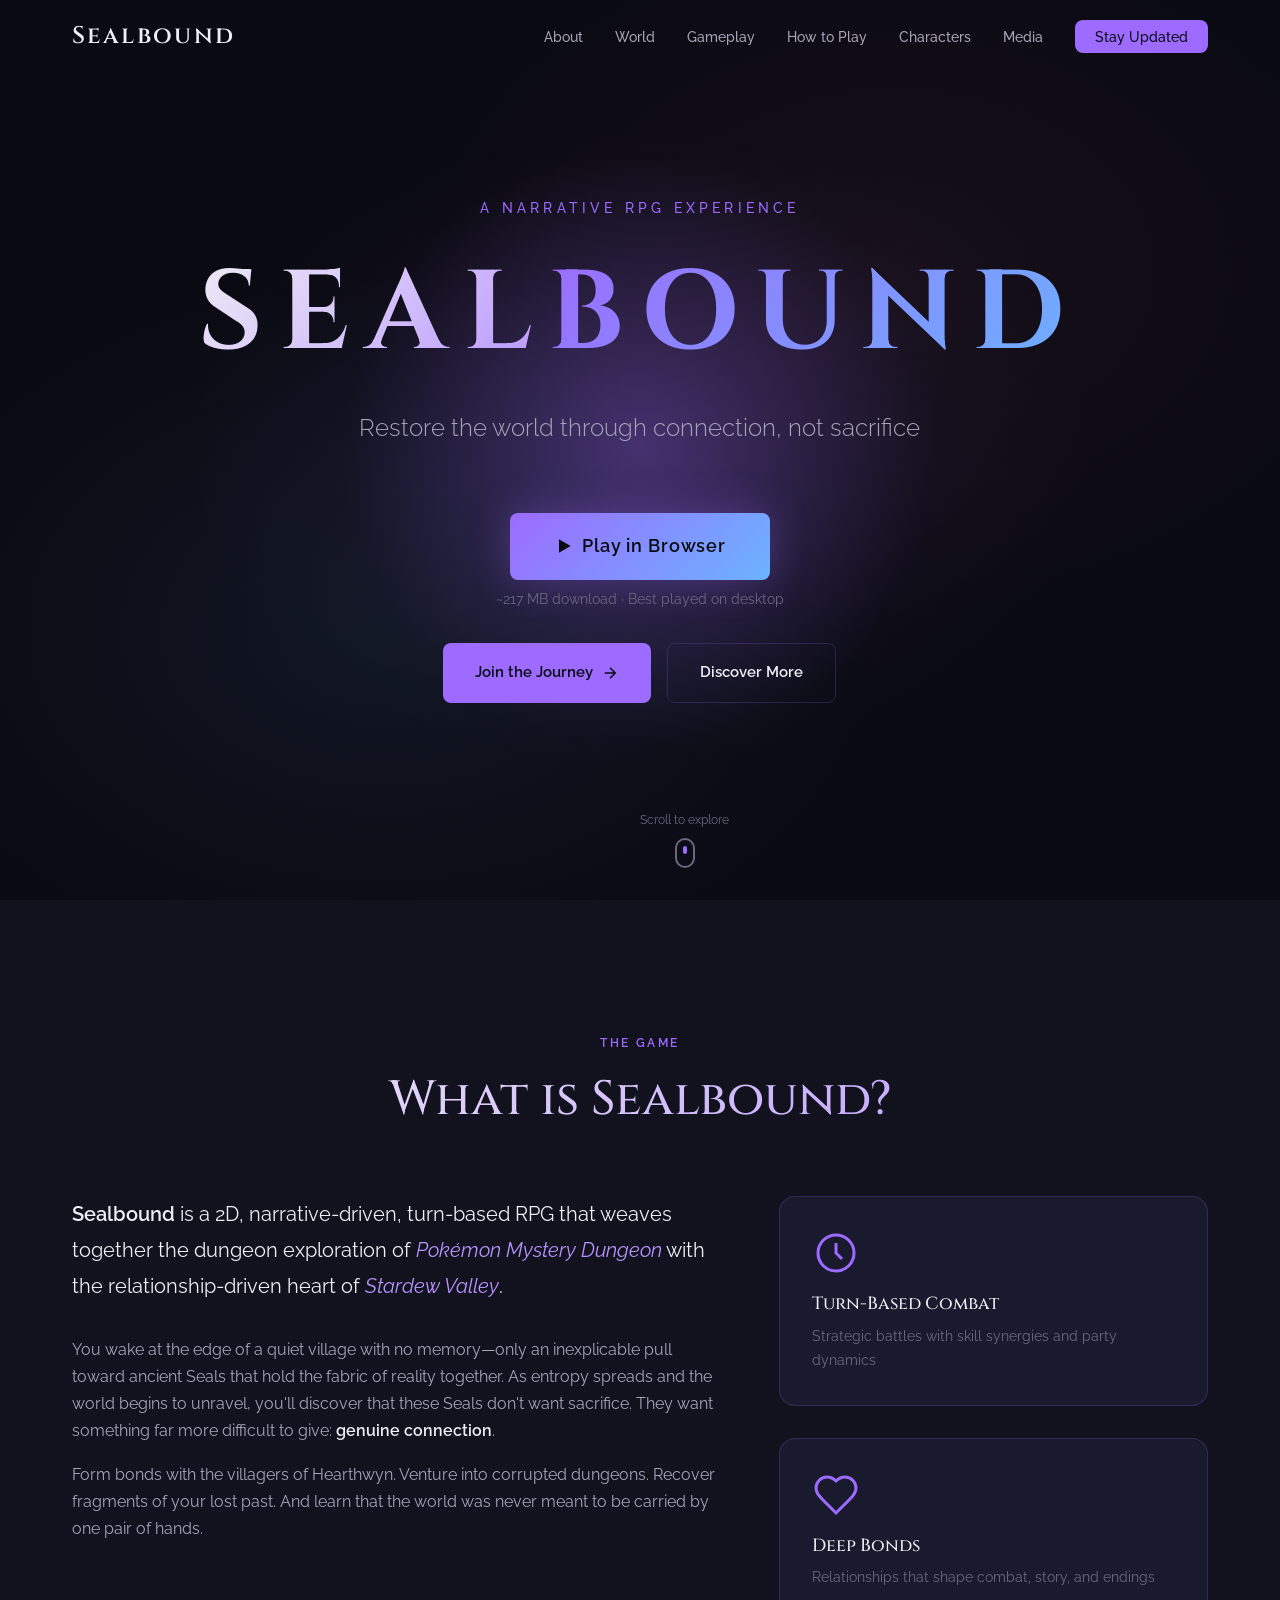
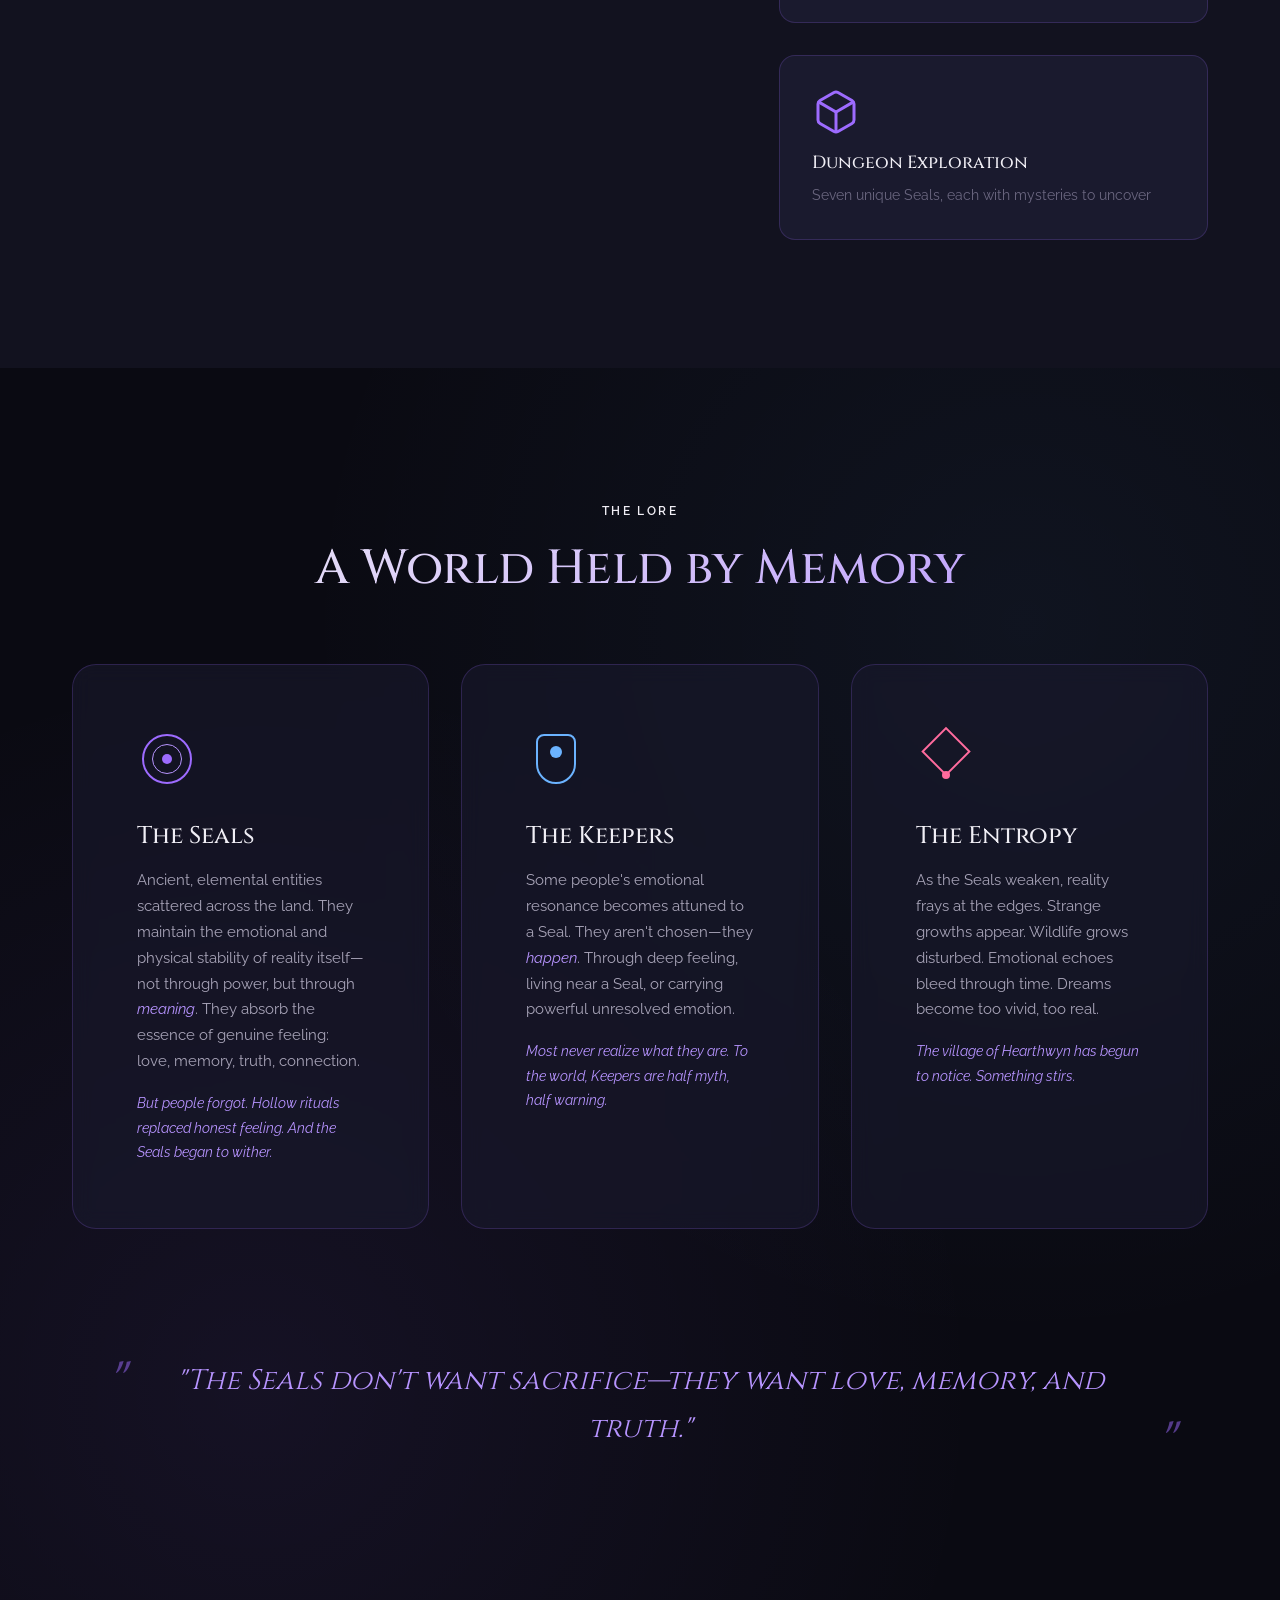
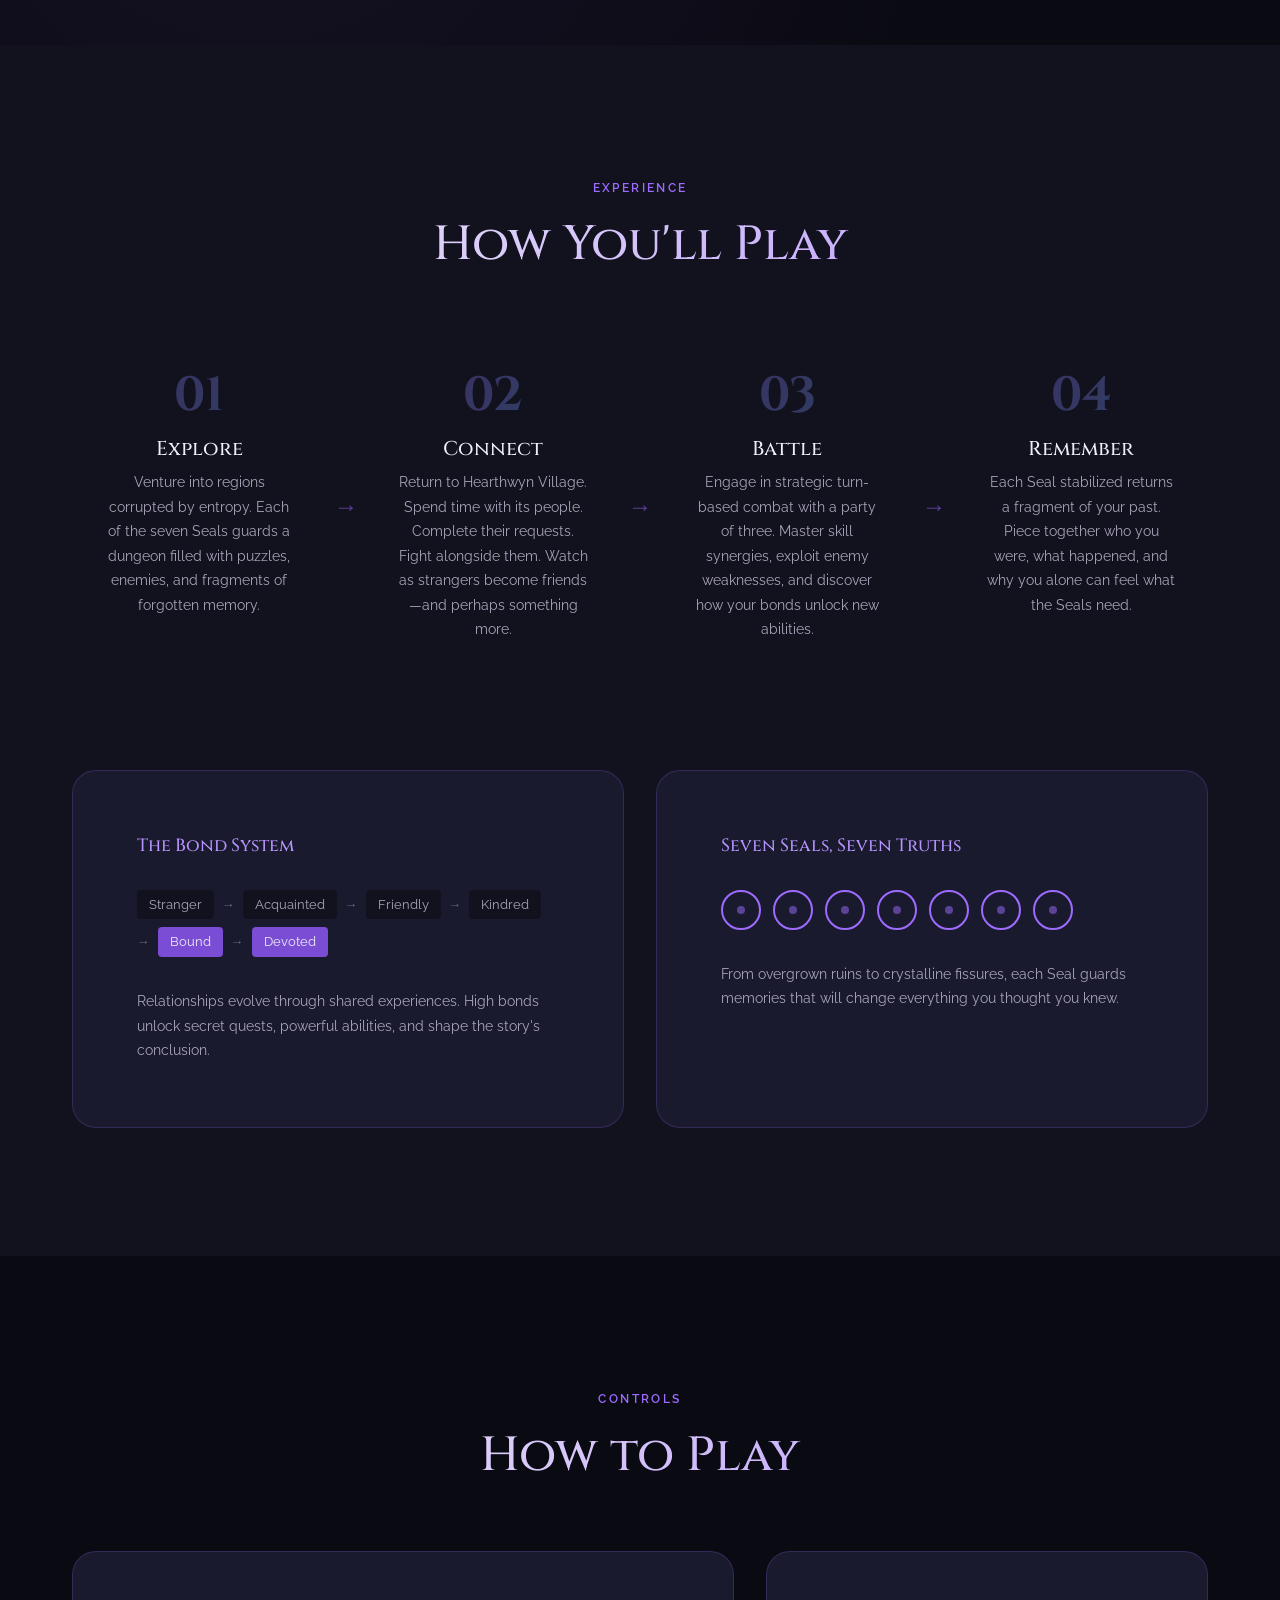
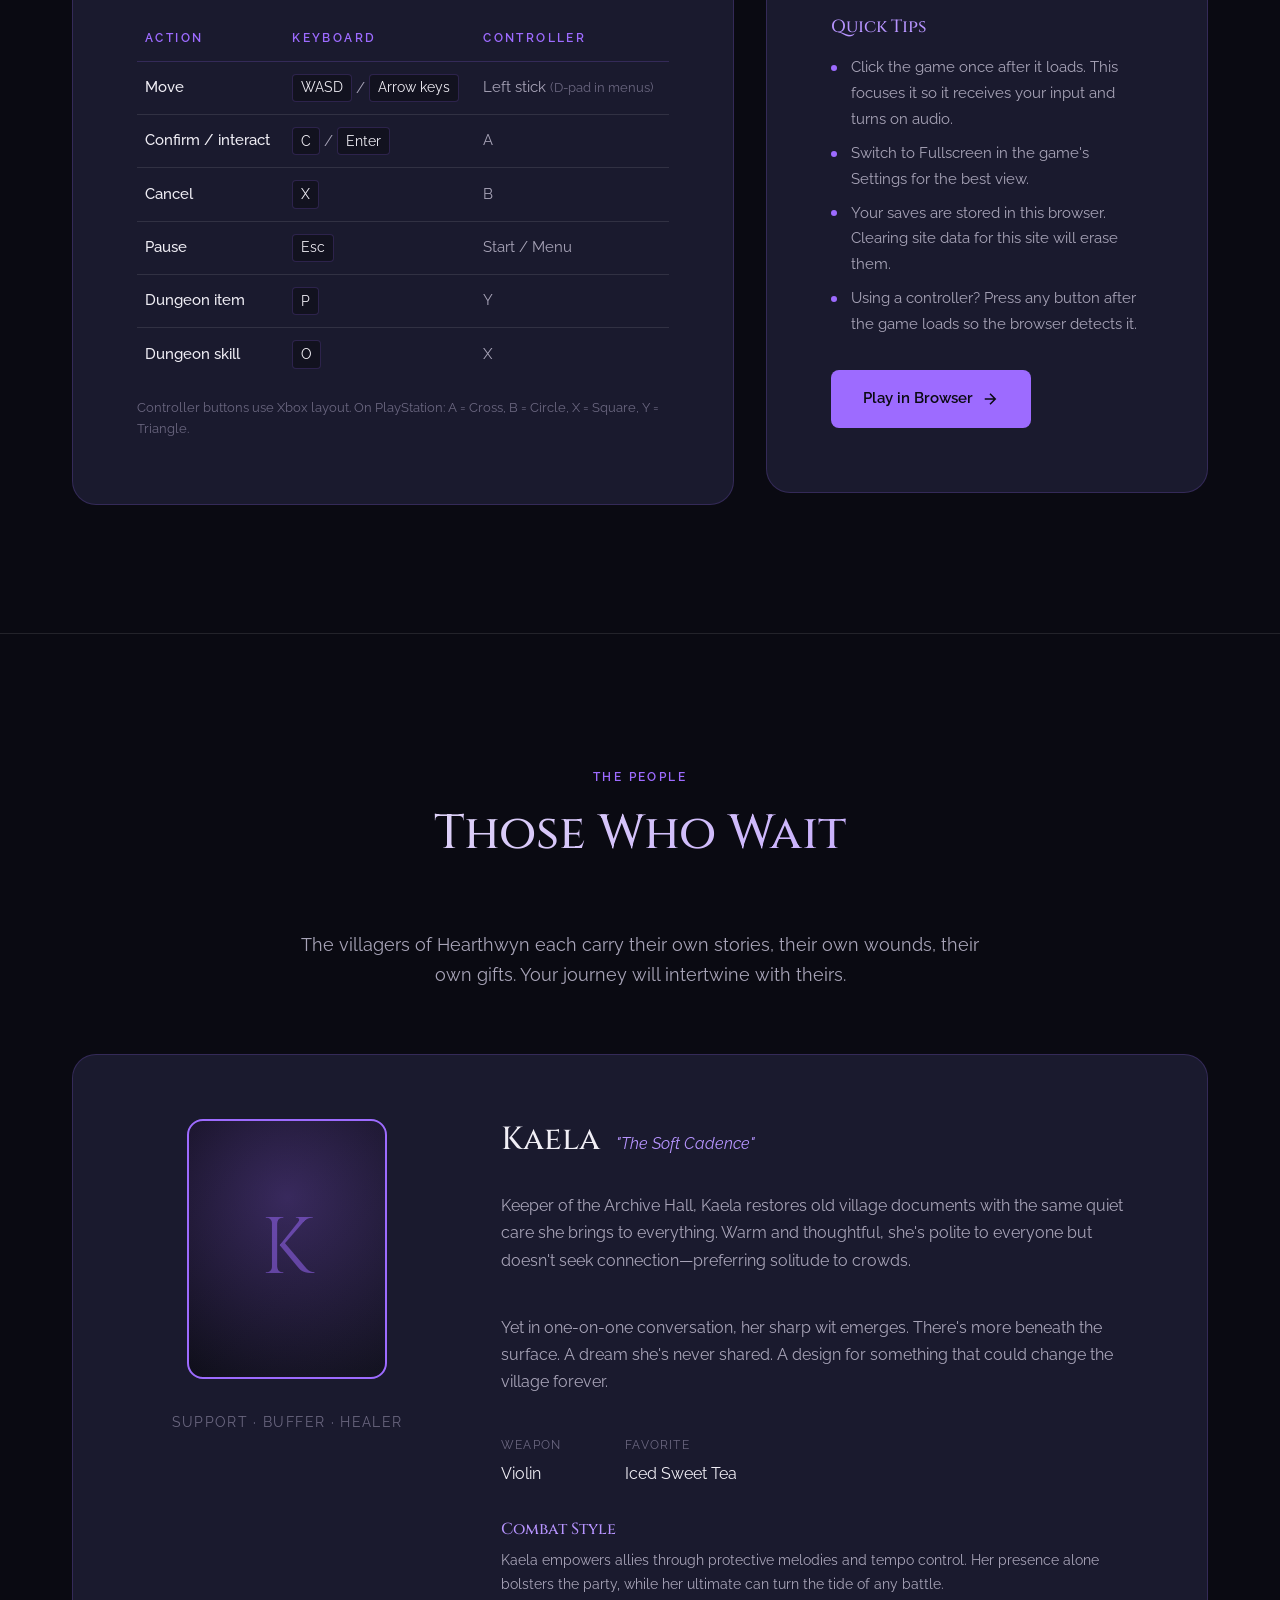
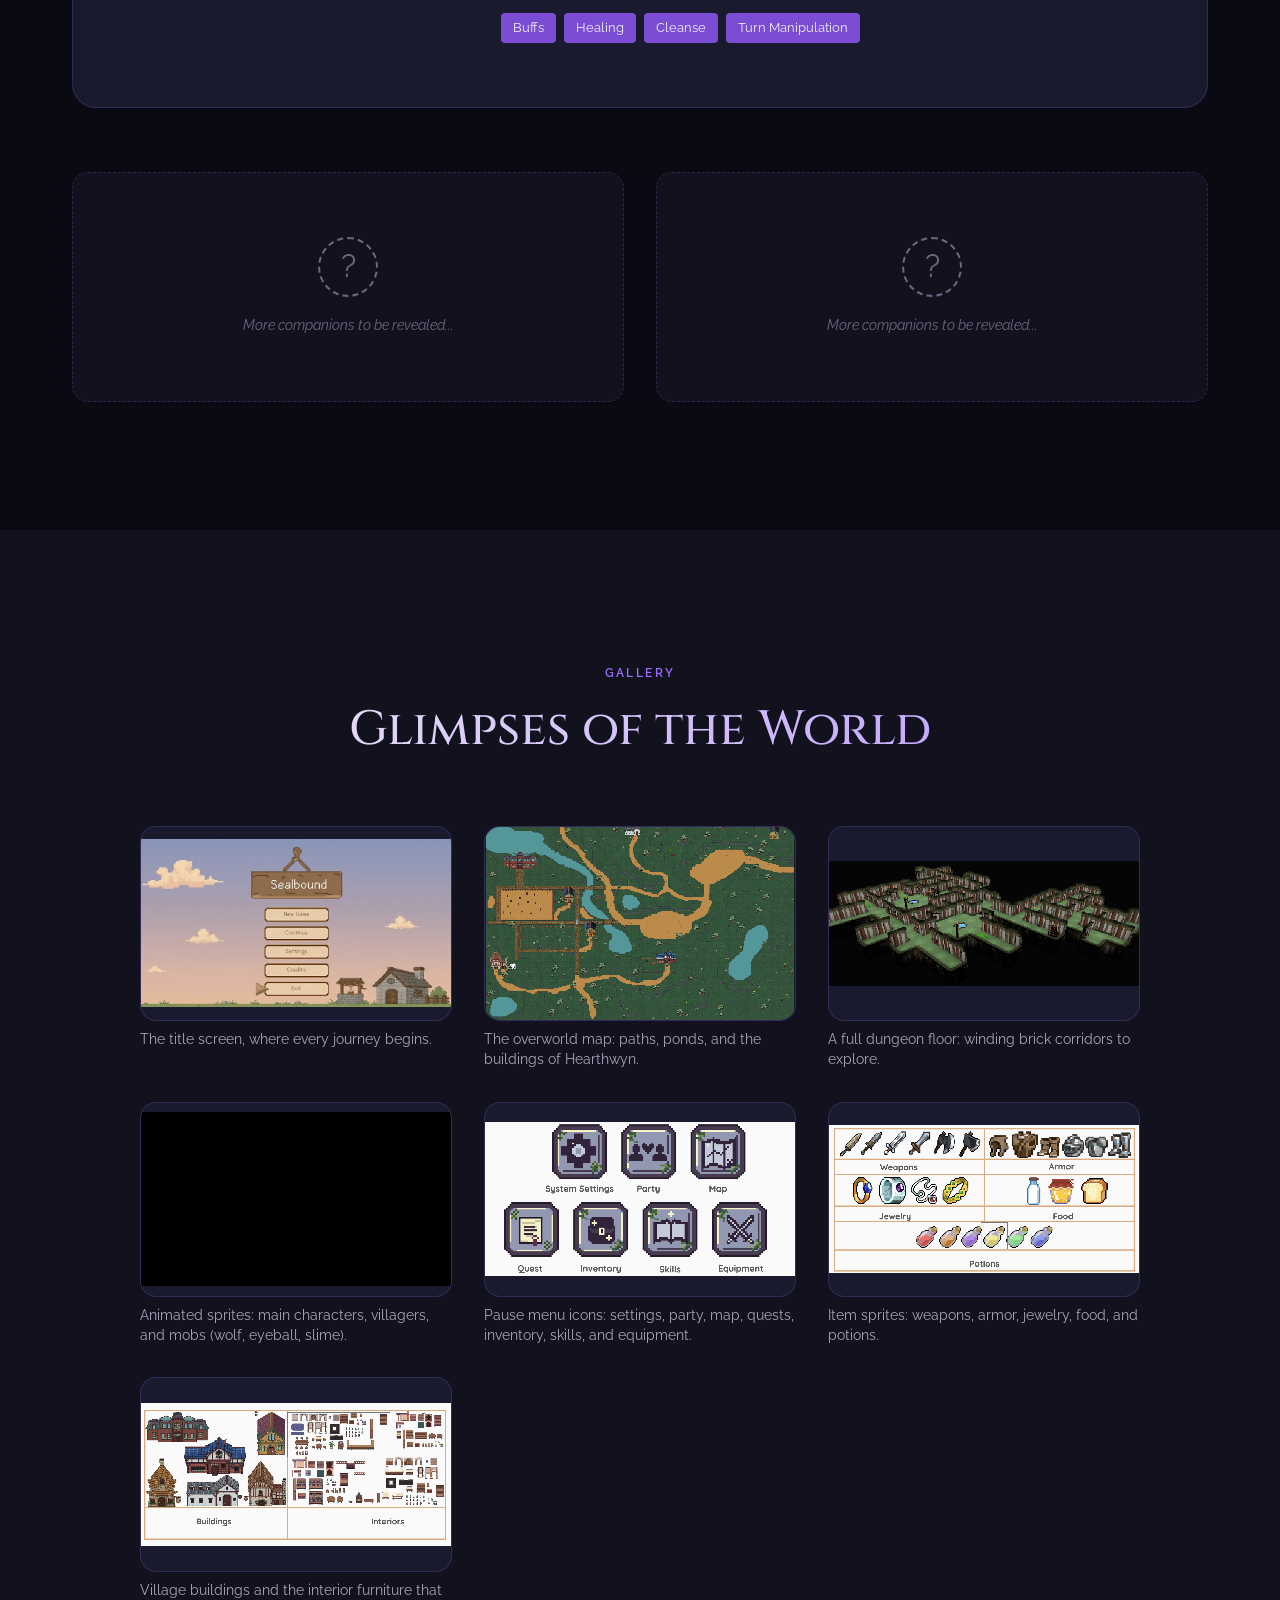
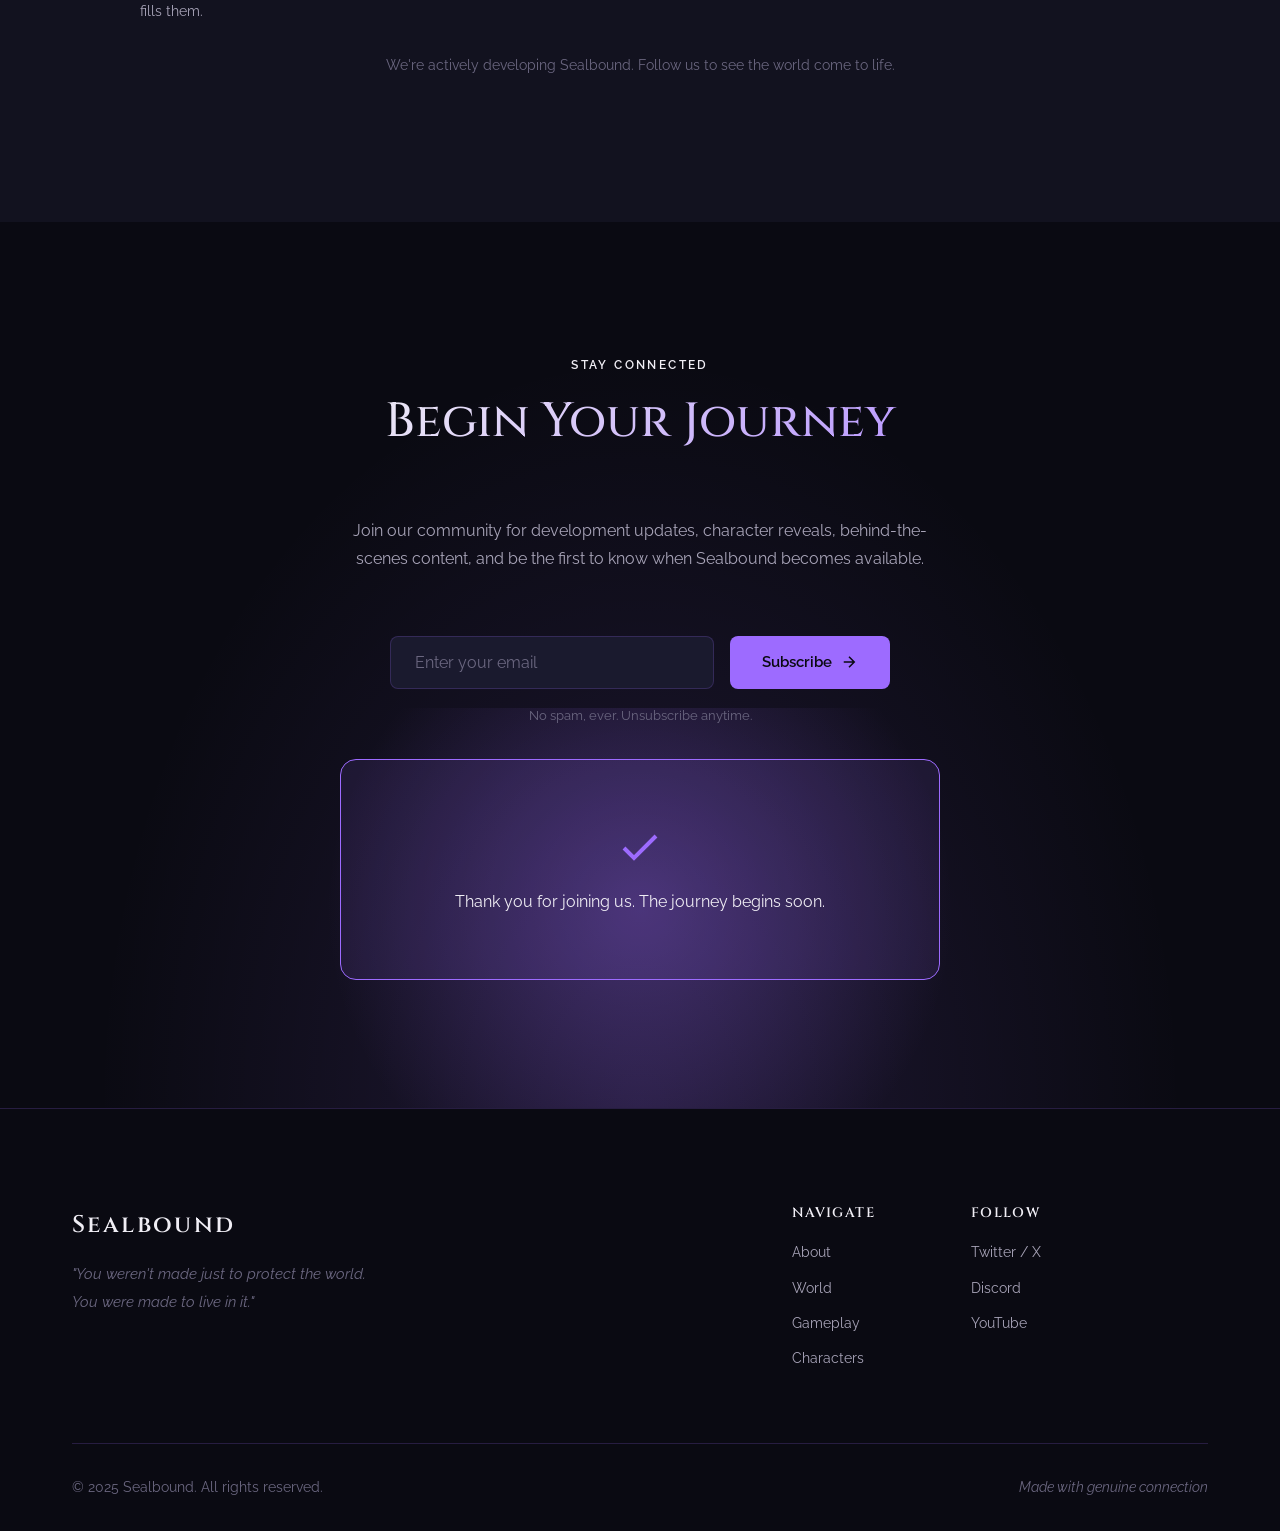
<file: index.html>
<!DOCTYPE html>
<html lang="en">
<head>
    <meta charset="UTF-8">
    <meta name="viewport" content="width=device-width, initial-scale=1.0">
    <meta name="description" content="Sealbound - A 2D narrative RPG where you restore the world through connection, not sacrifice. Coming soon.">
    <meta name="keywords" content="Sealbound, RPG, indie game, narrative RPG, turn-based combat, fantasy game">
    <meta property="og:title" content="Sealbound - Restore the World Through Connection">
    <meta property="og:description" content="A 2D narrative RPG where ancient Seals respond to genuine emotion. Form bonds, explore dungeons, recover your memories.">
    <meta property="og:type" content="website">
    <meta name="twitter:card" content="summary_large_image">
    <meta name="theme-color" content="#0a0a12">
    <title>Sealbound | Restore the World Through Connection</title>

    <!-- Favicon - Seal Symbol -->
    <link rel="icon" href="data:image/svg+xml,<svg xmlns='http://www.w3.org/2000/svg' viewBox='0 0 100 100'><circle cx='50' cy='50' r='45' fill='none' stroke='%239d6bff' stroke-width='4'/><circle cx='50' cy='50' r='30' fill='none' stroke='%239d6bff' stroke-width='2' opacity='0.6'/><circle cx='50' cy='50' r='12' fill='%239d6bff'/></svg>">

    <!-- Fonts -->
    <link rel="preconnect" href="https://fonts.googleapis.com">
    <link rel="preconnect" href="https://fonts.gstatic.com" crossorigin>
    <link href="https://fonts.googleapis.com/css2?family=Cinzel:wght@400;500;600;700&family=Raleway:wght@300;400;500;600&display=swap" rel="stylesheet">

    <link rel="stylesheet" href="css/styles.css">
</head>
<body>
    <!-- Navigation -->
    <nav class="nav" id="nav">
        <div class="nav-container">
            <a href="#hero" class="nav-logo">Sealbound</a>
            <button class="nav-toggle" id="navToggle" aria-label="Toggle navigation">
                <span></span>
                <span></span>
                <span></span>
            </button>
            <ul class="nav-links" id="navLinks">
                <li><a href="#about">About</a></li>
                <li><a href="#world">World</a></li>
                <li><a href="#gameplay">Gameplay</a></li>
                <li><a href="#how-to-play">How to Play</a></li>
                <li><a href="#characters">Characters</a></li>
                <li><a href="#media">Media</a></li>
                <li><a href="#newsletter" class="nav-cta">Stay Updated</a></li>
            </ul>
        </div>
    </nav>

    <!-- Hero Section -->
    <section class="hero" id="hero">
        <div class="hero-bg">
            <div class="seal-glow"></div>
            <div class="particles" id="particles"></div>
        </div>
        <div class="hero-content">
            <div class="hero-subtitle">A Narrative RPG Experience</div>
            <h1 class="hero-title">
                <span class="title-seal">SEAL</span><span class="title-bound">BOUND</span>
            </h1>
            <p class="hero-tagline">Restore the world through connection, not sacrifice</p>
            <div class="hero-play">
                <a href="play/" class="btn btn-play">
                    <svg class="btn-play-icon" viewBox="0 0 24 24" fill="currentColor" aria-hidden="true">
                        <polygon points="6 4 20 12 6 20 6 4"/>
                    </svg>
                    <span>Play in Browser</span>
                </a>
                <p class="hero-play-note">~217 MB download · Best played on desktop</p>
            </div>
            <div class="hero-cta">
                <a href="#newsletter" class="btn btn-primary">
                    <span>Join the Journey</span>
                    <svg class="btn-arrow" viewBox="0 0 24 24" fill="none" stroke="currentColor" stroke-width="2">
                        <path d="M5 12h14M12 5l7 7-7 7"/>
                    </svg>
                </a>
                <a href="#about" class="btn btn-secondary">Discover More</a>
            </div>
        </div>
        <div class="scroll-indicator">
            <span>Scroll to explore</span>
            <div class="scroll-arrow"></div>
        </div>
    </section>

    <!-- About Section -->
    <section class="section about" id="about">
        <div class="container">
            <div class="section-header">
                <span class="section-label">The Game</span>
                <h2 class="section-title">What is Sealbound?</h2>
            </div>
            <div class="about-grid">
                <div class="about-main">
                    <p class="about-lead">
                        <strong>Sealbound</strong> is a 2D, narrative-driven, turn-based RPG that weaves together
                        the dungeon exploration of <em>Pokémon Mystery Dungeon</em> with the relationship-driven
                        heart of <em>Stardew Valley</em>.
                    </p>
                    <p>
                        You wake at the edge of a quiet village with no memory—only an inexplicable pull toward
                        ancient Seals that hold the fabric of reality together. As entropy spreads and the world
                        begins to unravel, you'll discover that these Seals don't want sacrifice. They want
                        something far more difficult to give: <strong>genuine connection</strong>.
                    </p>
                    <p>
                        Form bonds with the villagers of Hearthwyn. Venture into corrupted dungeons. Recover
                        fragments of your lost past. And learn that the world was never meant to be carried
                        by one pair of hands.
                    </p>
                </div>
                <div class="about-features">
                    <div class="feature-card">
                        <div class="feature-icon">
                            <svg viewBox="0 0 24 24" fill="none" stroke="currentColor" stroke-width="1.5">
                                <path d="M12 21a9 9 0 1 0 0-18 9 9 0 0 0 0 18Z"/>
                                <path d="M12 7v5l3 3"/>
                            </svg>
                        </div>
                        <h3>Turn-Based Combat</h3>
                        <p>Strategic battles with skill synergies and party dynamics</p>
                    </div>
                    <div class="feature-card">
                        <div class="feature-icon">
                            <svg viewBox="0 0 24 24" fill="none" stroke="currentColor" stroke-width="1.5">
                                <path d="M19 14c1.49-1.46 3-3.21 3-5.5A5.5 5.5 0 0 0 16.5 3c-1.76 0-3 .5-4.5 2-1.5-1.5-2.74-2-4.5-2A5.5 5.5 0 0 0 2 8.5c0 2.3 1.5 4.05 3 5.5l7 7Z"/>
                            </svg>
                        </div>
                        <h3>Deep Bonds</h3>
                        <p>Relationships that shape combat, story, and endings</p>
                    </div>
                    <div class="feature-card">
                        <div class="feature-icon">
                            <svg viewBox="0 0 24 24" fill="none" stroke="currentColor" stroke-width="1.5">
                                <path d="M21 16V8a2 2 0 0 0-1-1.73l-7-4a2 2 0 0 0-2 0l-7 4A2 2 0 0 0 3 8v8a2 2 0 0 0 1 1.73l7 4a2 2 0 0 0 2 0l7-4A2 2 0 0 0 21 16z"/>
                                <polyline points="3.27 6.96 12 12.01 20.73 6.96"/>
                                <line x1="12" y1="22.08" x2="12" y2="12"/>
                            </svg>
                        </div>
                        <h3>Dungeon Exploration</h3>
                        <p>Seven unique Seals, each with mysteries to uncover</p>
                    </div>
                </div>
            </div>
        </div>
    </section>

    <!-- World Section -->
    <section class="section world" id="world">
        <div class="world-bg"></div>
        <div class="container">
            <div class="section-header section-header--light">
                <span class="section-label">The Lore</span>
                <h2 class="section-title">A World Held by Memory</h2>
            </div>
            <div class="world-content">
                <div class="lore-card lore-card--seals">
                    <div class="lore-icon">
                        <div class="seal-symbol"></div>
                    </div>
                    <h3>The Seals</h3>
                    <p>
                        Ancient, elemental entities scattered across the land. They maintain the emotional
                        and physical stability of reality itself—not through power, but through <em>meaning</em>.
                        They absorb the essence of genuine feeling: love, memory, truth, connection.
                    </p>
                    <p class="lore-whisper">
                        But people forgot. Hollow rituals replaced honest feeling. And the Seals began to wither.
                    </p>
                </div>
                <div class="lore-card lore-card--keepers">
                    <div class="lore-icon">
                        <div class="keeper-symbol"></div>
                    </div>
                    <h3>The Keepers</h3>
                    <p>
                        Some people's emotional resonance becomes attuned to a Seal. They aren't chosen—they
                        <em>happen</em>. Through deep feeling, living near a Seal, or carrying powerful
                        unresolved emotion.
                    </p>
                    <p class="lore-whisper">
                        Most never realize what they are. To the world, Keepers are half myth, half warning.
                    </p>
                </div>
                <div class="lore-card lore-card--entropy">
                    <div class="lore-icon">
                        <div class="entropy-symbol"></div>
                    </div>
                    <h3>The Entropy</h3>
                    <p>
                        As the Seals weaken, reality frays at the edges. Strange growths appear. Wildlife
                        grows disturbed. Emotional echoes bleed through time. Dreams become too vivid,
                        too real.
                    </p>
                    <p class="lore-whisper">
                        The village of Hearthwyn has begun to notice. Something stirs.
                    </p>
                </div>
            </div>
            <div class="world-quote">
                <blockquote>
                    "The Seals don't want sacrifice—they want love, memory, and truth."
                </blockquote>
            </div>
        </div>
    </section>

    <!-- Gameplay Section -->
    <section class="section gameplay" id="gameplay">
        <div class="container">
            <div class="section-header">
                <span class="section-label">Experience</span>
                <h2 class="section-title">How You'll Play</h2>
            </div>
            <div class="gameplay-loop">
                <div class="loop-step" data-step="1">
                    <div class="loop-number">01</div>
                    <div class="loop-content">
                        <h3>Explore</h3>
                        <p>Venture into regions corrupted by entropy. Each of the seven Seals guards a dungeon
                           filled with puzzles, enemies, and fragments of forgotten memory.</p>
                    </div>
                </div>
                <div class="loop-connector"></div>
                <div class="loop-step" data-step="2">
                    <div class="loop-number">02</div>
                    <div class="loop-content">
                        <h3>Connect</h3>
                        <p>Return to Hearthwyn Village. Spend time with its people. Complete their requests.
                           Fight alongside them. Watch as strangers become friends—and perhaps something more.</p>
                    </div>
                </div>
                <div class="loop-connector"></div>
                <div class="loop-step" data-step="3">
                    <div class="loop-number">03</div>
                    <div class="loop-content">
                        <h3>Battle</h3>
                        <p>Engage in strategic turn-based combat with a party of three. Master skill synergies,
                           exploit enemy weaknesses, and discover how your bonds unlock new abilities.</p>
                    </div>
                </div>
                <div class="loop-connector"></div>
                <div class="loop-step" data-step="4">
                    <div class="loop-number">04</div>
                    <div class="loop-content">
                        <h3>Remember</h3>
                        <p>Each Seal stabilized returns a fragment of your past. Piece together who you were,
                           what happened, and why you alone can feel what the Seals need.</p>
                    </div>
                </div>
            </div>

            <div class="gameplay-details">
                <div class="detail-card">
                    <h4>The Bond System</h4>
                    <div class="bond-levels">
                        <span class="bond-level">Stranger</span>
                        <span class="bond-arrow">→</span>
                        <span class="bond-level">Acquainted</span>
                        <span class="bond-arrow">→</span>
                        <span class="bond-level">Friendly</span>
                        <span class="bond-arrow">→</span>
                        <span class="bond-level">Kindred</span>
                        <span class="bond-arrow">→</span>
                        <span class="bond-level bond-level--special">Bound</span>
                        <span class="bond-arrow">→</span>
                        <span class="bond-level bond-level--special">Devoted</span>
                    </div>
                    <p>Relationships evolve through shared experiences. High bonds unlock secret quests,
                       powerful abilities, and shape the story's conclusion.</p>
                </div>
                <div class="detail-card">
                    <h4>Seven Seals, Seven Truths</h4>
                    <div class="seals-preview">
                        <div class="seal-pip" data-seal="Hollow Glade"></div>
                        <div class="seal-pip" data-seal="Stillwater Hollow"></div>
                        <div class="seal-pip" data-seal="Embercoil Depths"></div>
                        <div class="seal-pip" data-seal="Whispering Spire"></div>
                        <div class="seal-pip" data-seal="Shardfall"></div>
                        <div class="seal-pip" data-seal="Blackroot Sanctum"></div>
                        <div class="seal-pip" data-seal="Heartroot Nexus"></div>
                    </div>
                    <p>From overgrown ruins to crystalline fissures, each Seal guards memories that
                       will change everything you thought you knew.</p>
                </div>
            </div>
        </div>
    </section>

    <!-- How to Play Section -->
    <section class="section how-to-play" id="how-to-play">
        <div class="container">
            <div class="section-header">
                <span class="section-label">Controls</span>
                <h2 class="section-title">How to Play</h2>
            </div>
            <div class="controls-layout">
                <div class="controls-card">
                    <table class="controls-table">
                        <thead>
                            <tr>
                                <th scope="col">Action</th>
                                <th scope="col">Keyboard</th>
                                <th scope="col">Controller</th>
                            </tr>
                        </thead>
                        <tbody>
                            <tr>
                                <th scope="row">Move</th>
                                <td><kbd>WASD</kbd> / <kbd>Arrow keys</kbd></td>
                                <td>Left stick <span class="controls-sub">(D-pad in menus)</span></td>
                            </tr>
                            <tr>
                                <th scope="row">Confirm / interact</th>
                                <td><kbd>C</kbd> / <kbd>Enter</kbd></td>
                                <td>A</td>
                            </tr>
                            <tr>
                                <th scope="row">Cancel</th>
                                <td><kbd>X</kbd></td>
                                <td>B</td>
                            </tr>
                            <tr>
                                <th scope="row">Pause</th>
                                <td><kbd>Esc</kbd></td>
                                <td>Start / Menu</td>
                            </tr>
                            <tr>
                                <th scope="row">Dungeon item</th>
                                <td><kbd>P</kbd></td>
                                <td>Y</td>
                            </tr>
                            <tr>
                                <th scope="row">Dungeon skill</th>
                                <td><kbd>O</kbd></td>
                                <td>X</td>
                            </tr>
                        </tbody>
                    </table>
                    <p class="controls-note">Controller buttons use Xbox layout. On PlayStation: A = Cross, B = Circle, X = Square, Y = Triangle.</p>
                </div>
                <div class="controls-tips">
                    <h3>Quick Tips</h3>
                    <ul>
                        <li>Click the game once after it loads. This focuses it so it receives your input and turns on audio.</li>
                        <li>Switch to Fullscreen in the game's Settings for the best view.</li>
                        <li>Your saves are stored in this browser. Clearing site data for this site will erase them.</li>
                        <li>Using a controller? Press any button after the game loads so the browser detects it.</li>
                    </ul>
                    <a href="play/" class="btn btn-primary">
                        <span>Play in Browser</span>
                        <svg class="btn-arrow" viewBox="0 0 24 24" fill="none" stroke="currentColor" stroke-width="2">
                            <path d="M5 12h14M12 5l7 7-7 7"/>
                        </svg>
                    </a>
                </div>
            </div>
        </div>
    </section>

    <!-- Characters Section -->
    <section class="section characters" id="characters">
        <div class="container">
            <div class="section-header">
                <span class="section-label">The People</span>
                <h2 class="section-title">Those Who Wait</h2>
            </div>
            <p class="section-intro">
                The villagers of Hearthwyn each carry their own stories, their own wounds, their own gifts.
                Your journey will intertwine with theirs.
            </p>

            <div class="character-showcase">
                <div class="character-card character-card--featured" data-character="kaela">
                    <div class="character-portrait">
                        <div class="portrait-frame">
                            <div class="portrait-placeholder">
                                <span class="portrait-initial">K</span>
                            </div>
                        </div>
                        <div class="character-role">Support · Buffer · Healer</div>
                    </div>
                    <div class="character-info">
                        <div class="character-header">
                            <h3 class="character-name">Kaela</h3>
                            <span class="character-epithet">"The Soft Cadence"</span>
                        </div>
                        <p class="character-desc">
                            Keeper of the Archive Hall, Kaela restores old village documents with the same
                            quiet care she brings to everything. Warm and thoughtful, she's polite to everyone
                            but doesn't seek connection—preferring solitude to crowds.
                        </p>
                        <p class="character-desc">
                            Yet in one-on-one conversation, her sharp wit emerges. There's more beneath the
                            surface. A dream she's never shared. A design for something that could change
                            the village forever.
                        </p>
                        <div class="character-details">
                            <div class="detail-item">
                                <span class="detail-label">Weapon</span>
                                <span class="detail-value">Violin</span>
                            </div>
                            <div class="detail-item">
                                <span class="detail-label">Favorite</span>
                                <span class="detail-value">Iced Sweet Tea</span>
                            </div>
                        </div>
                        <div class="character-abilities">
                            <h4>Combat Style</h4>
                            <p>Kaela empowers allies through protective melodies and tempo control. Her presence
                               alone bolsters the party, while her ultimate can turn the tide of any battle.</p>
                            <div class="ability-preview">
                                <span class="ability-tag">Buffs</span>
                                <span class="ability-tag">Healing</span>
                                <span class="ability-tag">Cleanse</span>
                                <span class="ability-tag">Turn Manipulation</span>
                            </div>
                        </div>
                    </div>
                </div>

                <div class="characters-coming">
                    <div class="coming-card">
                        <div class="coming-icon">?</div>
                        <p>More companions to be revealed...</p>
                    </div>
                    <div class="coming-card">
                        <div class="coming-icon">?</div>
                        <p>More companions to be revealed...</p>
                    </div>
                </div>
            </div>
        </div>
    </section>

    <!-- Media Section -->
    <section class="section media" id="media">
        <div class="container">
            <div class="section-header">
                <span class="section-label">Gallery</span>
                <h2 class="section-title">Glimpses of the World</h2>
            </div>
            <div class="media-grid">
                <figure class="media-item media-item--large">
                    <div class="media-frame">
                        <img src="assets/media/title-screen.webp" width="1200" height="650" alt="Sealbound title screen: a wooden Sealbound sign above New Game, Continue, Settings, Credits and Exit buttons, with a stone cottage and well under a dusk sky" loading="lazy">
                    </div>
                    <figcaption>The title screen, where every journey begins.</figcaption>
                </figure>
                <figure class="media-item">
                    <div class="media-frame">
                        <img src="assets/media/overworld-map.webp" width="419" height="263" alt="Top-down pixel art map of the overworld with dirt paths, ponds, a river, fields and scattered village buildings" loading="lazy">
                    </div>
                    <figcaption>The overworld map: paths, ponds, and the buildings of Hearthwyn.</figcaption>
                </figure>
                <figure class="media-item">
                    <div class="media-frame">
                        <img src="assets/media/dungeon-layout.webp" width="512" height="206" alt="Angled view of a sprawling dungeon maze with brick walls, grassy floors, small pools and lamp posts" loading="lazy">
                    </div>
                    <figcaption>A full dungeon floor: winding brick corridors to explore.</figcaption>
                </figure>
                <figure class="media-item">
                    <div class="media-frame">
                        <video poster="assets/media/asset-showcase-poster.webp" width="1280" height="720" autoplay muted loop playsinline aria-label="Animated asset showcase of main character, NPC and monster sprites">
                            <source src="assets/media/asset-showcase.webm" type="video/webm">
                            <source src="assets/media/asset-showcase.mp4" type="video/mp4">
                        </video>
                    </div>
                    <figcaption>Animated sprites: main characters, villagers, and mobs (wolf, eyeball, slime).</figcaption>
                </figure>
                <figure class="media-item">
                    <div class="media-frame">
                        <img src="assets/media/menu-icons.webp" width="1200" height="596" alt="Pixel art pause menu icons labeled System Settings, Party, Map, Quest, Inventory, Skills and Equipment" loading="lazy">
                    </div>
                    <figcaption>Pause menu icons: settings, party, map, quests, inventory, skills, and equipment.</figcaption>
                </figure>
                <figure class="media-item media-item--wide">
                    <div class="media-frame">
                        <img src="assets/media/item-sprites.webp" width="1200" height="570" alt="Pixel art item sprites grouped as Weapons, Armor, Jewelry, Food and Potions" loading="lazy">
                    </div>
                    <figcaption>Item sprites: weapons, armor, jewelry, food, and potions.</figcaption>
                </figure>
                <figure class="media-item media-item--wide">
                    <div class="media-frame">
                        <img src="assets/media/buildings-interiors.webp" width="1246" height="576" alt="Pixel art village building exteriors next to a sheet of interior furniture and decor tiles" loading="lazy">
                    </div>
                    <figcaption>Village buildings and the interior furniture that fills them.</figcaption>
                </figure>
            </div>
            <p class="media-note">
                We're actively developing Sealbound. Follow us to see the world come to life.
            </p>
        </div>
    </section>

    <!-- Newsletter Section -->
    <section class="section newsletter" id="newsletter">
        <div class="newsletter-bg">
            <div class="seal-glow seal-glow--newsletter"></div>
        </div>
        <div class="container">
            <div class="newsletter-content">
                <div class="section-header section-header--light section-header--center">
                    <span class="section-label">Stay Connected</span>
                    <h2 class="section-title">Begin Your Journey</h2>
                </div>
                <p class="newsletter-desc">
                    Join our community for development updates, character reveals, behind-the-scenes content,
                    and be the first to know when Sealbound becomes available.
                </p>
                <form class="newsletter-form" id="newsletterForm">
                    <div class="form-group">
                        <input
                            type="email"
                            id="email"
                            name="email"
                            placeholder="Enter your email"
                            required
                            aria-label="Email address"
                        >
                        <button type="submit" class="btn btn-primary">
                            <span>Subscribe</span>
                            <svg class="btn-arrow" viewBox="0 0 24 24" fill="none" stroke="currentColor" stroke-width="2">
                                <path d="M5 12h14M12 5l7 7-7 7"/>
                            </svg>
                        </button>
                    </div>
                    <p class="form-note">No spam, ever. Unsubscribe anytime.</p>
                </form>
                <div class="newsletter-success" id="newsletterSuccess" hidden>
                    <svg viewBox="0 0 24 24" fill="none" stroke="currentColor" stroke-width="2">
                        <polyline points="20 6 9 17 4 12"/>
                    </svg>
                    <p>Thank you for joining us. The journey begins soon.</p>
                </div>
            </div>
        </div>
    </section>

    <!-- Footer -->
    <footer class="footer">
        <div class="container">
            <div class="footer-content">
                <div class="footer-brand">
                    <span class="footer-logo">Sealbound</span>
                    <p class="footer-tagline">
                        "You weren't made just to protect the world.<br>
                        You were made to live in it."
                    </p>
                </div>
                <div class="footer-links">
                    <div class="footer-column">
                        <h4>Navigate</h4>
                        <ul>
                            <li><a href="#about">About</a></li>
                            <li><a href="#world">World</a></li>
                            <li><a href="#gameplay">Gameplay</a></li>
                            <li><a href="#characters">Characters</a></li>
                        </ul>
                    </div>
                    <div class="footer-column">
                        <h4>Follow</h4>
                        <ul>
                            <li><a href="#" aria-label="Twitter">Twitter / X</a></li>
                            <li><a href="#" aria-label="Discord">Discord</a></li>
                            <li><a href="#" aria-label="YouTube">YouTube</a></li>
                        </ul>
                    </div>
                </div>
            </div>
            <div class="footer-bottom">
                <p>&copy; 2025 Sealbound. All rights reserved.</p>
                <p class="footer-credit">Made with genuine connection</p>
            </div>
        </div>
    </footer>

    <script src="js/content.js"></script>
    <script src="js/main.js"></script>
</body>
</html>
</file>
<file: css/styles.css>
/* ================================
   SEALBOUND - Landing Page Styles
   ================================ */

/* CSS Custom Properties */
:root {
    /* Colors - Mystical Purple/Blue Palette */
    --color-bg-dark: #0a0a12;
    --color-bg-medium: #12121f;
    --color-bg-light: #1a1a2e;

    --color-primary: #9d6bff;
    --color-primary-light: #b794ff;
    --color-primary-dark: #7a4dd4;
    --color-primary-glow: rgba(157, 107, 255, 0.3);

    --color-secondary: #6bb3ff;
    --color-secondary-light: #94c9ff;
    --color-secondary-glow: rgba(107, 179, 255, 0.3);

    --color-accent: #ff6b9d;
    --color-accent-light: #ff94b8;

    --color-text-primary: #f0eef5;
    --color-text-secondary: #a8a4b8;
    --color-text-muted: #6b6780;

    --color-border: rgba(157, 107, 255, 0.2);
    --color-border-light: rgba(255, 255, 255, 0.1);

    /* Typography */
    --font-display: 'Cinzel', serif;
    --font-body: 'Raleway', sans-serif;

    /* Spacing */
    --space-xs: 0.5rem;
    --space-sm: 1rem;
    --space-md: 2rem;
    --space-lg: 4rem;
    --space-xl: 6rem;
    --space-2xl: 8rem;

    /* Transitions */
    --transition-fast: 0.2s ease;
    --transition-medium: 0.4s ease;
    --transition-slow: 0.6s ease;

    /* Shadows */
    --shadow-glow: 0 0 40px var(--color-primary-glow);
    --shadow-glow-strong: 0 0 60px var(--color-primary-glow), 0 0 100px var(--color-secondary-glow);

    /* Border Radius */
    --radius-sm: 4px;
    --radius-md: 8px;
    --radius-lg: 16px;
    --radius-xl: 24px;
}

/* Reset & Base */
*,
*::before,
*::after {
    box-sizing: border-box;
    margin: 0;
    padding: 0;
}

html {
    scroll-behavior: smooth;
    font-size: 16px;
}

body {
    font-family: var(--font-body);
    background-color: var(--color-bg-dark);
    color: var(--color-text-primary);
    line-height: 1.7;
    overflow-x: hidden;
    -webkit-font-smoothing: antialiased;
    -moz-osx-font-smoothing: grayscale;
}

/* Scrollbar Styling */
::-webkit-scrollbar {
    width: 8px;
}

::-webkit-scrollbar-track {
    background: var(--color-bg-dark);
}

::-webkit-scrollbar-thumb {
    background: var(--color-primary-dark);
    border-radius: 4px;
}

::-webkit-scrollbar-thumb:hover {
    background: var(--color-primary);
}

/* Typography */
h1, h2, h3, h4, h5, h6 {
    font-family: var(--font-display);
    font-weight: 500;
    line-height: 1.3;
    color: var(--color-text-primary);
}

p {
    margin-bottom: 1rem;
}

a {
    color: var(--color-primary-light);
    text-decoration: none;
    transition: color var(--transition-fast);
}

a:hover {
    color: var(--color-primary);
}

strong {
    color: var(--color-text-primary);
    font-weight: 600;
}

em {
    color: var(--color-primary-light);
    font-style: italic;
}

/* Container */
.container {
    width: 100%;
    max-width: 1200px;
    margin: 0 auto;
    padding: 0 var(--space-md);
}

/* Section Base */
.section {
    padding: var(--space-2xl) 0;
    position: relative;
}

.section-header {
    margin-bottom: var(--space-lg);
    text-align: center;
}

.section-header--light .section-label,
.section-header--light .section-title {
    color: var(--color-text-primary);
}

.section-header--center {
    text-align: center;
}

.section-label {
    display: inline-block;
    font-size: 0.75rem;
    font-weight: 600;
    letter-spacing: 0.2em;
    text-transform: uppercase;
    color: var(--color-primary);
    margin-bottom: var(--space-sm);
}

.section-title {
    font-size: clamp(2rem, 5vw, 3rem);
    background: linear-gradient(135deg, var(--color-text-primary), var(--color-primary-light));
    -webkit-background-clip: text;
    -webkit-text-fill-color: transparent;
    background-clip: text;
}

.section-intro {
    max-width: 700px;
    margin: 0 auto var(--space-lg);
    text-align: center;
    color: var(--color-text-secondary);
    font-size: 1.1rem;
}

/* ================================
   NAVIGATION
   ================================ */
.nav {
    position: fixed;
    top: 0;
    left: 0;
    right: 0;
    z-index: 1000;
    padding: var(--space-sm) 0;
    background: transparent;
    transition: background var(--transition-medium), padding var(--transition-medium);
}

.nav.scrolled {
    background: rgba(10, 10, 18, 0.95);
    backdrop-filter: blur(10px);
    padding: var(--space-xs) 0;
    border-bottom: 1px solid var(--color-border);
}

.nav-container {
    display: flex;
    align-items: center;
    justify-content: space-between;
    max-width: 1200px;
    margin: 0 auto;
    padding: 0 var(--space-md);
}

.nav-logo {
    font-family: var(--font-display);
    font-size: 1.5rem;
    font-weight: 600;
    color: var(--color-text-primary);
    letter-spacing: 0.1em;
}

.nav-links {
    display: flex;
    align-items: center;
    gap: var(--space-md);
    list-style: none;
}

.nav-links a {
    font-size: 0.9rem;
    font-weight: 500;
    color: var(--color-text-secondary);
    transition: color var(--transition-fast);
    position: relative;
}

.nav-links a::after {
    content: '';
    position: absolute;
    bottom: -4px;
    left: 0;
    width: 0;
    height: 2px;
    background: var(--color-primary);
    transition: width var(--transition-fast);
}

.nav-links a:hover {
    color: var(--color-text-primary);
}

.nav-links a:hover::after {
    width: 100%;
}

.nav-cta {
    padding: 0.5rem 1.25rem;
    background: var(--color-primary);
    border-radius: var(--radius-md);
    color: var(--color-bg-dark) !important;
    font-weight: 600;
}

.nav-cta::after {
    display: none !important;
}

.nav-cta:hover {
    background: var(--color-primary-light);
}

.nav-toggle {
    display: none;
    flex-direction: column;
    gap: 5px;
    background: none;
    border: none;
    cursor: pointer;
    padding: 5px;
}

.nav-toggle span {
    display: block;
    width: 25px;
    height: 2px;
    background: var(--color-text-primary);
    transition: var(--transition-fast);
}

/* ================================
   HERO SECTION
   ================================ */
.hero {
    min-height: 100vh;
    display: flex;
    flex-direction: column;
    align-items: center;
    justify-content: center;
    position: relative;
    overflow: hidden;
    padding: var(--space-2xl) var(--space-md);
}

.hero-bg {
    position: absolute;
    inset: 0;
    z-index: 0;
    background:
        radial-gradient(ellipse at 50% 50%, rgba(157, 107, 255, 0.1) 0%, transparent 50%),
        radial-gradient(ellipse at 30% 70%, rgba(107, 179, 255, 0.08) 0%, transparent 40%),
        radial-gradient(ellipse at 70% 30%, rgba(255, 107, 157, 0.05) 0%, transparent 40%),
        var(--color-bg-dark);
}

.seal-glow {
    position: absolute;
    top: 50%;
    left: 50%;
    transform: translate(-50%, -50%);
    width: 600px;
    height: 600px;
    background: radial-gradient(circle, var(--color-primary-glow) 0%, transparent 70%);
    animation: pulse 4s ease-in-out infinite;
    pointer-events: none;
}

@keyframes pulse {
    0%, 100% {
        opacity: 0.5;
        transform: translate(-50%, -50%) scale(1);
    }
    50% {
        opacity: 0.8;
        transform: translate(-50%, -50%) scale(1.1);
    }
}

.particles {
    position: absolute;
    inset: 0;
    pointer-events: none;
}

.particle {
    position: absolute;
    width: 4px;
    height: 4px;
    background: var(--color-primary-light);
    border-radius: 50%;
    opacity: 0;
    animation: float 8s ease-in-out infinite;
}

@keyframes float {
    0% {
        opacity: 0;
        transform: translateY(100vh) scale(0);
    }
    10% {
        opacity: 0.8;
    }
    90% {
        opacity: 0.8;
    }
    100% {
        opacity: 0;
        transform: translateY(-20vh) scale(1);
    }
}

.hero-content {
    position: relative;
    z-index: 1;
    text-align: center;
    max-width: 900px;
}

.hero-subtitle {
    font-size: 0.875rem;
    font-weight: 500;
    letter-spacing: 0.3em;
    text-transform: uppercase;
    color: var(--color-primary);
    margin-bottom: var(--space-md);
    opacity: 0;
    animation: fadeInUp 1s ease forwards 0.3s;
}

.hero-title {
    font-size: clamp(3rem, 12vw, 7rem);
    font-weight: 700;
    letter-spacing: 0.15em;
    margin-bottom: var(--space-md);
    line-height: 1.1;
    opacity: 0;
    animation: fadeInUp 1s ease forwards 0.5s;
}

.title-seal {
    background: linear-gradient(135deg, var(--color-text-primary), var(--color-primary-light));
    -webkit-background-clip: text;
    -webkit-text-fill-color: transparent;
    background-clip: text;
}

.title-bound {
    background: linear-gradient(135deg, var(--color-primary), var(--color-secondary));
    -webkit-background-clip: text;
    -webkit-text-fill-color: transparent;
    background-clip: text;
}

.hero-tagline {
    font-size: clamp(1.1rem, 2.5vw, 1.5rem);
    color: var(--color-text-secondary);
    margin-bottom: var(--space-lg);
    font-weight: 300;
    opacity: 0;
    animation: fadeInUp 1s ease forwards 0.7s;
}

.hero-cta {
    display: flex;
    gap: var(--space-sm);
    justify-content: center;
    flex-wrap: wrap;
    opacity: 0;
    animation: fadeInUp 1s ease forwards 0.9s;
}

@keyframes fadeInUp {
    from {
        opacity: 0;
        transform: translateY(30px);
    }
    to {
        opacity: 1;
        transform: translateY(0);
    }
}

/* Buttons */
.btn {
    display: inline-flex;
    align-items: center;
    gap: 0.5rem;
    padding: 1rem 2rem;
    font-family: var(--font-body);
    font-size: 0.95rem;
    font-weight: 600;
    border-radius: var(--radius-md);
    border: none;
    cursor: pointer;
    transition: all var(--transition-fast);
}

.btn-primary {
    background: var(--color-primary);
    color: var(--color-bg-dark);
}

.btn-primary:hover {
    background: var(--color-primary-light);
    color: var(--color-bg-dark);
    transform: translateY(-2px);
    box-shadow: var(--shadow-glow);
}

.btn-secondary {
    background: transparent;
    color: var(--color-text-primary);
    border: 1px solid var(--color-border);
}

.btn-secondary:hover {
    border-color: var(--color-primary);
    color: var(--color-primary);
}

/* Play in Browser */
.hero-play {
    display: flex;
    flex-direction: column;
    align-items: center;
    gap: var(--space-xs);
    margin-bottom: var(--space-md);
    opacity: 0;
    animation: fadeInUp 1s ease forwards 0.8s;
}

.btn-play {
    padding: 1.15rem 2.75rem;
    font-size: 1.1rem;
    letter-spacing: 0.05em;
    background: linear-gradient(135deg, var(--color-primary), var(--color-secondary));
    color: var(--color-bg-dark);
    box-shadow: var(--shadow-glow);
}

.btn-play:hover {
    color: var(--color-bg-dark);
    transform: translateY(-2px);
    box-shadow: var(--shadow-glow-strong);
}

.btn-play-icon {
    width: 20px;
    height: 20px;
}

.hero-play-note {
    font-size: 0.85rem;
    color: var(--color-text-muted);
    margin-bottom: 0;
}

.btn-arrow {
    width: 18px;
    height: 18px;
    transition: transform var(--transition-fast);
}

.btn:hover .btn-arrow {
    transform: translateX(4px);
}

/* Scroll Indicator */
.scroll-indicator {
    position: absolute;
    bottom: var(--space-md);
    left: 50%;
    transform: translateX(-50%);
    display: flex;
    flex-direction: column;
    align-items: center;
    gap: var(--space-xs);
    color: var(--color-text-muted);
    font-size: 0.75rem;
    opacity: 0;
    animation: fadeInUp 1s ease forwards 1.2s;
}

.scroll-arrow {
    width: 20px;
    height: 30px;
    border: 2px solid var(--color-text-muted);
    border-radius: 10px;
    position: relative;
}

.scroll-arrow::after {
    content: '';
    position: absolute;
    top: 6px;
    left: 50%;
    transform: translateX(-50%);
    width: 4px;
    height: 8px;
    background: var(--color-primary);
    border-radius: 2px;
    animation: scroll 2s ease-in-out infinite;
}

@keyframes scroll {
    0%, 100% {
        opacity: 1;
        transform: translateX(-50%) translateY(0);
    }
    50% {
        opacity: 0.5;
        transform: translateX(-50%) translateY(8px);
    }
}

/* ================================
   ABOUT SECTION
   ================================ */
.about {
    background: var(--color-bg-medium);
}

.about-grid {
    display: grid;
    grid-template-columns: 1.5fr 1fr;
    gap: var(--space-lg);
    align-items: start;
}

.about-main {
    color: var(--color-text-secondary);
}

.about-lead {
    font-size: 1.25rem;
    line-height: 1.8;
    margin-bottom: var(--space-md);
    color: var(--color-text-primary);
}

.about-features {
    display: flex;
    flex-direction: column;
    gap: var(--space-md);
}

.feature-card {
    padding: var(--space-md);
    background: var(--color-bg-light);
    border-radius: var(--radius-lg);
    border: 1px solid var(--color-border);
    transition: all var(--transition-medium);
}

.feature-card:hover {
    border-color: var(--color-primary);
    transform: translateX(8px);
}

.feature-icon {
    width: 48px;
    height: 48px;
    margin-bottom: var(--space-sm);
    color: var(--color-primary);
}

.feature-icon svg {
    width: 100%;
    height: 100%;
}

.feature-card h3 {
    font-size: 1.1rem;
    margin-bottom: 0.5rem;
}

.feature-card p {
    font-size: 0.9rem;
    color: var(--color-text-muted);
    margin-bottom: 0;
}

/* ================================
   WORLD SECTION
   ================================ */
.world {
    background: var(--color-bg-dark);
    position: relative;
    overflow: hidden;
}

.world-bg {
    position: absolute;
    inset: 0;
    background:
        radial-gradient(ellipse at 20% 80%, rgba(157, 107, 255, 0.08) 0%, transparent 50%),
        radial-gradient(ellipse at 80% 20%, rgba(107, 179, 255, 0.06) 0%, transparent 50%);
    pointer-events: none;
}

.world-content {
    display: grid;
    grid-template-columns: repeat(3, 1fr);
    gap: var(--space-md);
    margin-bottom: var(--space-lg);
}

.lore-card {
    padding: var(--space-lg);
    background: rgba(26, 26, 46, 0.6);
    border-radius: var(--radius-xl);
    border: 1px solid var(--color-border);
    backdrop-filter: blur(10px);
    transition: all var(--transition-medium);
}

.lore-card:hover {
    transform: translateY(-8px);
    border-color: var(--color-primary);
    box-shadow: var(--shadow-glow);
}

.lore-icon {
    width: 60px;
    height: 60px;
    margin-bottom: var(--space-md);
    display: flex;
    align-items: center;
    justify-content: center;
}

.seal-symbol {
    width: 50px;
    height: 50px;
    border: 2px solid var(--color-primary);
    border-radius: 50%;
    position: relative;
    animation: symbolPulse 3s ease-in-out infinite;
}

.seal-symbol::before {
    content: '';
    position: absolute;
    inset: 8px;
    border: 1px solid var(--color-primary-light);
    border-radius: 50%;
}

.seal-symbol::after {
    content: '';
    position: absolute;
    top: 50%;
    left: 50%;
    transform: translate(-50%, -50%);
    width: 10px;
    height: 10px;
    background: var(--color-primary);
    border-radius: 50%;
}

@keyframes symbolPulse {
    0%, 100% {
        box-shadow: 0 0 10px var(--color-primary-glow);
    }
    50% {
        box-shadow: 0 0 25px var(--color-primary-glow);
    }
}

.keeper-symbol {
    width: 40px;
    height: 50px;
    border: 2px solid var(--color-secondary);
    border-radius: 8px 8px 20px 20px;
    position: relative;
}

.keeper-symbol::before {
    content: '';
    position: absolute;
    top: 10px;
    left: 50%;
    transform: translateX(-50%);
    width: 12px;
    height: 12px;
    background: var(--color-secondary);
    border-radius: 50%;
}

.entropy-symbol {
    width: 50px;
    height: 50px;
    position: relative;
}

.entropy-symbol::before,
.entropy-symbol::after {
    content: '';
    position: absolute;
    background: var(--color-accent);
}

.entropy-symbol::before {
    top: 0;
    left: 50%;
    transform: translateX(-50%) rotate(45deg);
    width: 35px;
    height: 35px;
    border: 2px solid var(--color-accent);
    background: transparent;
}

.entropy-symbol::after {
    bottom: 5px;
    left: 50%;
    transform: translateX(-50%);
    width: 8px;
    height: 8px;
    border-radius: 50%;
}

.lore-card h3 {
    font-size: 1.5rem;
    margin-bottom: var(--space-sm);
    color: var(--color-text-primary);
}

.lore-card p {
    color: var(--color-text-secondary);
    font-size: 0.95rem;
}

.lore-whisper {
    font-style: italic;
    color: var(--color-primary-light) !important;
    font-size: 0.9rem !important;
    margin-top: var(--space-sm);
    margin-bottom: 0;
}

.world-quote {
    text-align: center;
    padding: var(--space-lg);
}

.world-quote blockquote {
    font-family: var(--font-display);
    font-size: clamp(1.25rem, 3vw, 1.75rem);
    color: var(--color-primary-light);
    font-style: italic;
    position: relative;
    display: inline-block;
}

.world-quote blockquote::before,
.world-quote blockquote::after {
    content: '"';
    font-size: 2em;
    color: var(--color-primary);
    opacity: 0.5;
    position: absolute;
}

.world-quote blockquote::before {
    top: -20px;
    left: -30px;
}

.world-quote blockquote::after {
    bottom: -40px;
    right: -30px;
}

/* ================================
   GAMEPLAY SECTION
   ================================ */
.gameplay {
    background: var(--color-bg-medium);
}

.gameplay-loop {
    display: flex;
    align-items: stretch;
    justify-content: center;
    gap: 0;
    margin-bottom: var(--space-xl);
    flex-wrap: wrap;
}

.loop-step {
    flex: 1;
    min-width: 200px;
    max-width: 280px;
    padding: var(--space-md);
    text-align: center;
    position: relative;
}

.loop-number {
    font-family: var(--font-display);
    font-size: 3rem;
    font-weight: 700;
    background: linear-gradient(135deg, var(--color-primary), var(--color-secondary));
    -webkit-background-clip: text;
    -webkit-text-fill-color: transparent;
    background-clip: text;
    opacity: 0.3;
    line-height: 1;
    margin-bottom: var(--space-sm);
}

.loop-content h3 {
    font-size: 1.25rem;
    margin-bottom: var(--space-xs);
    color: var(--color-text-primary);
}

.loop-content p {
    font-size: 0.9rem;
    color: var(--color-text-secondary);
    margin-bottom: 0;
}

.loop-connector {
    width: 40px;
    display: flex;
    align-items: center;
    justify-content: center;
    position: relative;
}

.loop-connector::after {
    content: '→';
    font-size: 1.5rem;
    color: var(--color-primary);
    opacity: 0.5;
}

.gameplay-details {
    display: grid;
    grid-template-columns: repeat(2, 1fr);
    gap: var(--space-md);
}

.detail-card {
    padding: var(--space-lg);
    background: var(--color-bg-light);
    border-radius: var(--radius-xl);
    border: 1px solid var(--color-border);
}

.detail-card h4 {
    font-size: 1.1rem;
    margin-bottom: var(--space-md);
    color: var(--color-primary-light);
}

.bond-levels {
    display: flex;
    flex-wrap: wrap;
    align-items: center;
    gap: 0.5rem;
    margin-bottom: var(--space-md);
}

.bond-level {
    padding: 0.25rem 0.75rem;
    background: var(--color-bg-medium);
    border-radius: var(--radius-sm);
    font-size: 0.8rem;
    color: var(--color-text-secondary);
}

.bond-level--special {
    background: var(--color-primary-dark);
    color: var(--color-text-primary);
}

.bond-arrow {
    color: var(--color-text-muted);
    font-size: 0.8rem;
}

.seals-preview {
    display: flex;
    gap: 0.75rem;
    margin-bottom: var(--space-md);
}

.seal-pip {
    width: 40px;
    height: 40px;
    border: 2px solid var(--color-primary);
    border-radius: 50%;
    position: relative;
    cursor: pointer;
    transition: all var(--transition-fast);
}

.seal-pip::after {
    content: '';
    position: absolute;
    top: 50%;
    left: 50%;
    transform: translate(-50%, -50%);
    width: 8px;
    height: 8px;
    background: var(--color-primary);
    border-radius: 50%;
    opacity: 0.5;
    transition: all var(--transition-fast);
}

.seal-pip:hover {
    border-color: var(--color-primary-light);
    box-shadow: 0 0 15px var(--color-primary-glow);
}

.seal-pip:hover::after {
    opacity: 1;
    transform: translate(-50%, -50%) scale(1.5);
}

.detail-card p {
    color: var(--color-text-secondary);
    font-size: 0.9rem;
    margin-bottom: 0;
}

/* ================================
   HOW TO PLAY SECTION
   ================================ */
.how-to-play {
    background: var(--color-bg-dark);
    border-bottom: 1px solid var(--color-border-light);
}

.controls-layout {
    display: grid;
    grid-template-columns: 1.5fr 1fr;
    gap: var(--space-md);
    align-items: start;
}

.controls-card,
.controls-tips {
    padding: var(--space-lg);
    background: var(--color-bg-light);
    border-radius: var(--radius-xl);
    border: 1px solid var(--color-border);
}

.controls-table {
    width: 100%;
    border-collapse: collapse;
    font-size: 0.95rem;
}

.controls-table th,
.controls-table td {
    padding: 0.75rem var(--space-xs);
    text-align: left;
    border-bottom: 1px solid var(--color-border-light);
    vertical-align: middle;
}

.controls-table thead th {
    font-size: 0.75rem;
    font-weight: 600;
    letter-spacing: 0.2em;
    text-transform: uppercase;
    color: var(--color-primary);
    border-bottom-color: var(--color-border);
}

.controls-table tbody th {
    font-weight: 500;
    color: var(--color-text-primary);
}

.controls-table td {
    color: var(--color-text-secondary);
}

.controls-table tbody tr:last-child th,
.controls-table tbody tr:last-child td {
    border-bottom: none;
}

.controls-table kbd {
    display: inline-block;
    padding: 0.1rem 0.5rem;
    font-family: var(--font-body);
    font-size: 0.85rem;
    color: var(--color-text-primary);
    background: var(--color-bg-medium);
    border: 1px solid var(--color-border);
    border-radius: var(--radius-sm);
}

.controls-sub {
    font-size: 0.8rem;
    color: var(--color-text-muted);
}

.controls-note {
    margin: var(--space-sm) 0 0;
    font-size: 0.8rem;
    color: var(--color-text-muted);
}

.controls-tips h3 {
    font-size: 1.1rem;
    margin-bottom: var(--space-sm);
    color: var(--color-primary-light);
}

.controls-tips ul {
    list-style: none;
    margin-bottom: var(--space-md);
}

.controls-tips li {
    position: relative;
    padding-left: 1.25rem;
    margin-bottom: var(--space-xs);
    font-size: 0.95rem;
    color: var(--color-text-secondary);
}

.controls-tips li::before {
    content: '';
    position: absolute;
    left: 0;
    top: 0.65em;
    width: 6px;
    height: 6px;
    border-radius: 50%;
    background: var(--color-primary);
}

/* ================================
   CHARACTERS SECTION
   ================================ */
.characters {
    background: var(--color-bg-dark);
}

.character-showcase {
    display: flex;
    flex-direction: column;
    gap: var(--space-lg);
}

.character-card {
    display: grid;
    grid-template-columns: 300px 1fr;
    gap: var(--space-lg);
    padding: var(--space-lg);
    background: var(--color-bg-light);
    border-radius: var(--radius-xl);
    border: 1px solid var(--color-border);
    transition: all var(--transition-medium);
}

.character-card:hover {
    border-color: var(--color-primary);
}

.character-portrait {
    display: flex;
    flex-direction: column;
    align-items: center;
    gap: var(--space-md);
}

.portrait-frame {
    width: 200px;
    height: 260px;
    border: 2px solid var(--color-primary);
    border-radius: var(--radius-lg);
    overflow: hidden;
    position: relative;
    background: linear-gradient(135deg, var(--color-bg-dark), var(--color-bg-medium));
}

.portrait-placeholder {
    width: 100%;
    height: 100%;
    display: flex;
    align-items: center;
    justify-content: center;
    background: radial-gradient(circle at 50% 30%, var(--color-primary-glow), transparent);
}

.portrait-initial {
    font-family: var(--font-display);
    font-size: 5rem;
    color: var(--color-primary);
    opacity: 0.5;
}

.character-role {
    font-size: 0.85rem;
    color: var(--color-text-muted);
    text-transform: uppercase;
    letter-spacing: 0.1em;
}

.character-info {
    display: flex;
    flex-direction: column;
    gap: var(--space-md);
}

.character-header {
    display: flex;
    align-items: baseline;
    gap: var(--space-sm);
    flex-wrap: wrap;
}

.character-name {
    font-size: 2rem;
    margin: 0;
}

.character-epithet {
    font-size: 1rem;
    color: var(--color-primary-light);
    font-style: italic;
}

.character-desc {
    color: var(--color-text-secondary);
    margin-bottom: 0.5rem;
}

.character-details {
    display: flex;
    gap: var(--space-lg);
}

.detail-item {
    display: flex;
    flex-direction: column;
    gap: 0.25rem;
}

.detail-label {
    font-size: 0.75rem;
    color: var(--color-text-muted);
    text-transform: uppercase;
    letter-spacing: 0.1em;
}

.detail-value {
    font-size: 1rem;
    color: var(--color-text-primary);
}

.character-abilities h4 {
    font-size: 1rem;
    margin-bottom: 0.5rem;
    color: var(--color-primary-light);
}

.character-abilities p {
    color: var(--color-text-secondary);
    font-size: 0.9rem;
    margin-bottom: var(--space-sm);
}

.ability-preview {
    display: flex;
    flex-wrap: wrap;
    gap: 0.5rem;
}

.ability-tag {
    padding: 0.25rem 0.75rem;
    background: var(--color-primary-dark);
    border-radius: var(--radius-sm);
    font-size: 0.8rem;
    color: var(--color-text-primary);
}

.characters-coming {
    display: grid;
    grid-template-columns: repeat(2, 1fr);
    gap: var(--space-md);
}

.coming-card {
    padding: var(--space-lg);
    background: var(--color-bg-medium);
    border-radius: var(--radius-lg);
    border: 1px dashed var(--color-border);
    text-align: center;
    display: flex;
    flex-direction: column;
    align-items: center;
    gap: var(--space-sm);
}

.coming-icon {
    width: 60px;
    height: 60px;
    border: 2px dashed var(--color-text-muted);
    border-radius: 50%;
    display: flex;
    align-items: center;
    justify-content: center;
    font-size: 2rem;
    color: var(--color-text-muted);
}

.coming-card p {
    color: var(--color-text-muted);
    font-size: 0.9rem;
    font-style: italic;
    margin: 0;
}

/* ================================
   MEDIA SECTION
   ================================ */
.media {
    background: var(--color-bg-medium);
}

.media-grid {
    display: grid;
    /* Tiles are ~240px+ wide and wrap automatically; never wider than the screen */
    grid-template-columns: repeat(auto-fill, minmax(min(100%, 240px), 1fr));
    gap: var(--space-md);
    max-width: 1000px;
    margin: 0 auto var(--space-md);
}

.media-placeholder {
    aspect-ratio: 16/10;
    background: var(--color-bg-light);
    border-radius: var(--radius-lg);
    border: 1px dashed var(--color-border);
    display: flex;
    align-items: center;
    justify-content: center;
    transition: all var(--transition-medium);
    cursor: pointer;
}

.media-placeholder:hover {
    border-color: var(--color-primary);
    border-style: solid;
}

.media-placeholder--large {
    grid-column: span 2;
    grid-row: span 2;
}

.placeholder-content {
    display: flex;
    flex-direction: column;
    align-items: center;
    gap: var(--space-sm);
    color: var(--color-text-muted);
}

.placeholder-content svg {
    width: 48px;
    height: 48px;
    opacity: 0.5;
}

.placeholder-content span {
    font-size: 0.85rem;
}

.media-item {
    display: flex;
    flex-direction: column;
    gap: var(--space-xs);
    min-width: 0;
}

.media-frame {
    width: 100%;
    aspect-ratio: 16/10;
    background: var(--color-bg-light);
    border-radius: var(--radius-lg);
    border: 1px solid var(--color-border);
    overflow: hidden;
    transition: border-color var(--transition-medium);
}

.media-item:hover .media-frame {
    border-color: var(--color-primary);
}

.media-frame img,
.media-frame video {
    display: block;
    width: 100%;
    height: 100%;
    max-width: 100%;
    object-fit: contain;
    image-rendering: pixelated;
}


.media-item figcaption {
    font-size: 0.85rem;
    color: var(--color-text-secondary);
    line-height: 1.5;
}

.media-note {
    text-align: center;
    color: var(--color-text-muted);
    font-size: 0.9rem;
}

/* ================================
   NEWSLETTER SECTION
   ================================ */
.newsletter {
    background: var(--color-bg-dark);
    position: relative;
    overflow: hidden;
}

.newsletter-bg {
    position: absolute;
    inset: 0;
    background:
        radial-gradient(ellipse at 50% 100%, rgba(157, 107, 255, 0.15) 0%, transparent 60%);
    pointer-events: none;
}

.seal-glow--newsletter {
    bottom: -200px;
    top: auto;
    width: 800px;
    height: 400px;
}

.newsletter-content {
    position: relative;
    z-index: 1;
    max-width: 600px;
    margin: 0 auto;
    text-align: center;
}

.newsletter-desc {
    color: var(--color-text-secondary);
    margin-bottom: var(--space-lg);
}

.newsletter-form {
    margin-bottom: var(--space-md);
}

.form-group {
    display: flex;
    gap: var(--space-sm);
    max-width: 500px;
    margin: 0 auto var(--space-sm);
}

.form-group input {
    flex: 1;
    padding: 1rem 1.5rem;
    font-family: var(--font-body);
    font-size: 1rem;
    background: var(--color-bg-light);
    border: 1px solid var(--color-border);
    border-radius: var(--radius-md);
    color: var(--color-text-primary);
    outline: none;
    transition: all var(--transition-fast);
}

.form-group input::placeholder {
    color: var(--color-text-muted);
}

.form-group input:focus {
    border-color: var(--color-primary);
    box-shadow: 0 0 0 3px var(--color-primary-glow);
}

.form-note {
    font-size: 0.8rem;
    color: var(--color-text-muted);
    margin: 0;
}

.newsletter-success {
    display: flex;
    flex-direction: column;
    align-items: center;
    gap: var(--space-sm);
    padding: var(--space-lg);
    background: rgba(157, 107, 255, 0.1);
    border-radius: var(--radius-lg);
    border: 1px solid var(--color-primary);
}

.newsletter-success svg {
    width: 48px;
    height: 48px;
    color: var(--color-primary);
}

.newsletter-success p {
    color: var(--color-text-primary);
    margin: 0;
}

/* ================================
   FOOTER
   ================================ */
.footer {
    background: var(--color-bg-dark);
    border-top: 1px solid var(--color-border);
    padding: var(--space-xl) 0 var(--space-md);
}

.footer-content {
    display: grid;
    grid-template-columns: 1.5fr 1fr;
    gap: var(--space-xl);
    margin-bottom: var(--space-lg);
}

.footer-logo {
    font-family: var(--font-display);
    font-size: 1.5rem;
    font-weight: 600;
    color: var(--color-text-primary);
    letter-spacing: 0.1em;
    margin-bottom: var(--space-sm);
    display: block;
}

.footer-tagline {
    color: var(--color-text-muted);
    font-style: italic;
    font-size: 0.95rem;
    line-height: 1.8;
}

.footer-links {
    display: flex;
    gap: var(--space-xl);
}

.footer-column h4 {
    font-size: 0.85rem;
    font-weight: 600;
    color: var(--color-text-primary);
    margin-bottom: var(--space-sm);
    text-transform: uppercase;
    letter-spacing: 0.1em;
}

.footer-column ul {
    list-style: none;
}

.footer-column li {
    margin-bottom: 0.5rem;
}

.footer-column a {
    color: var(--color-text-secondary);
    font-size: 0.9rem;
}

.footer-column a:hover {
    color: var(--color-primary);
}

.footer-bottom {
    display: flex;
    justify-content: space-between;
    align-items: center;
    padding-top: var(--space-md);
    border-top: 1px solid var(--color-border);
}

.footer-bottom p {
    margin: 0;
    font-size: 0.85rem;
    color: var(--color-text-muted);
}

.footer-credit {
    font-style: italic;
}

/* ================================
   SCROLL ANIMATIONS
   ================================ */
.fade-in {
    opacity: 0;
    transform: translateY(30px);
    transition: opacity 0.6s ease, transform 0.6s ease;
}

.fade-in.visible {
    opacity: 1;
    transform: translateY(0);
}

/* ================================
   RESPONSIVE DESIGN
   ================================ */
@media (max-width: 1024px) {
    .about-grid {
        grid-template-columns: 1fr;
    }

    .about-features {
        flex-direction: row;
        flex-wrap: wrap;
    }

    .feature-card {
        flex: 1;
        min-width: 200px;
    }

    .world-content {
        grid-template-columns: 1fr;
    }

    .gameplay-details {
        grid-template-columns: 1fr;
    }

    .character-card {
        grid-template-columns: 1fr;
    }

    .character-portrait {
        align-items: center;
    }

    .media-placeholder--large {
        grid-column: span 2;
        grid-row: span 1;
    }

    .controls-layout {
        grid-template-columns: 1fr;
    }
}

@media (max-width: 768px) {
    :root {
        --space-2xl: 4rem;
        --space-xl: 3rem;
        --space-lg: 2rem;
    }

    .nav-toggle {
        display: flex;
    }

    .nav-links {
        position: fixed;
        top: 0;
        right: -100%;
        width: 280px;
        height: 100vh;
        background: var(--color-bg-dark);
        flex-direction: column;
        align-items: flex-start;
        padding: var(--space-2xl) var(--space-md);
        gap: var(--space-md);
        transition: right var(--transition-medium);
        border-left: 1px solid var(--color-border);
    }

    .nav-links.active {
        right: 0;
    }

    .nav-toggle.active span:nth-child(1) {
        transform: rotate(45deg) translate(5px, 5px);
    }

    .nav-toggle.active span:nth-child(2) {
        opacity: 0;
    }

    .nav-toggle.active span:nth-child(3) {
        transform: rotate(-45deg) translate(5px, -5px);
    }

    .hero-title {
        letter-spacing: 0.05em;
    }

    .about-features {
        flex-direction: column;
    }

    .feature-card {
        min-width: 100%;
    }

    .feature-card:hover {
        transform: none;
    }

    .gameplay-loop {
        flex-direction: column;
        align-items: center;
    }

    .loop-step {
        max-width: 100%;
    }

    .loop-connector {
        transform: rotate(90deg);
        width: auto;
        height: 40px;
    }

    .characters-coming {
        grid-template-columns: 1fr;
    }

    .footer-content {
        grid-template-columns: 1fr;
        gap: var(--space-lg);
    }

    .footer-links {
        gap: var(--space-lg);
    }

    .footer-bottom {
        flex-direction: column;
        gap: var(--space-sm);
        text-align: center;
    }

    .form-group {
        flex-direction: column;
    }

    .form-group .btn {
        width: 100%;
        justify-content: center;
    }
}

@media (max-width: 480px) {
    .media-placeholder--large {
        grid-column: span 1;
    }

    .controls-card,
    .controls-tips {
        padding: var(--space-md) var(--space-sm);
    }

    .controls-table {
        font-size: 0.85rem;
    }

    .controls-table th,
    .controls-table td {
        padding: 0.6rem 0.35rem;
    }

    .bond-levels {
        justify-content: center;
    }

    .seals-preview {
        flex-wrap: wrap;
        justify-content: center;
    }

    .character-details {
        flex-direction: column;
        gap: var(--space-sm);
    }
}

/* Reduced motion */
@media (prefers-reduced-motion: reduce) {
    *,
    *::before,
    *::after {
        animation-duration: 0.01ms !important;
        animation-iteration-count: 1 !important;
        transition-duration: 0.01ms !important;
    }

    html {
        scroll-behavior: auto;
    }
}
</file>
